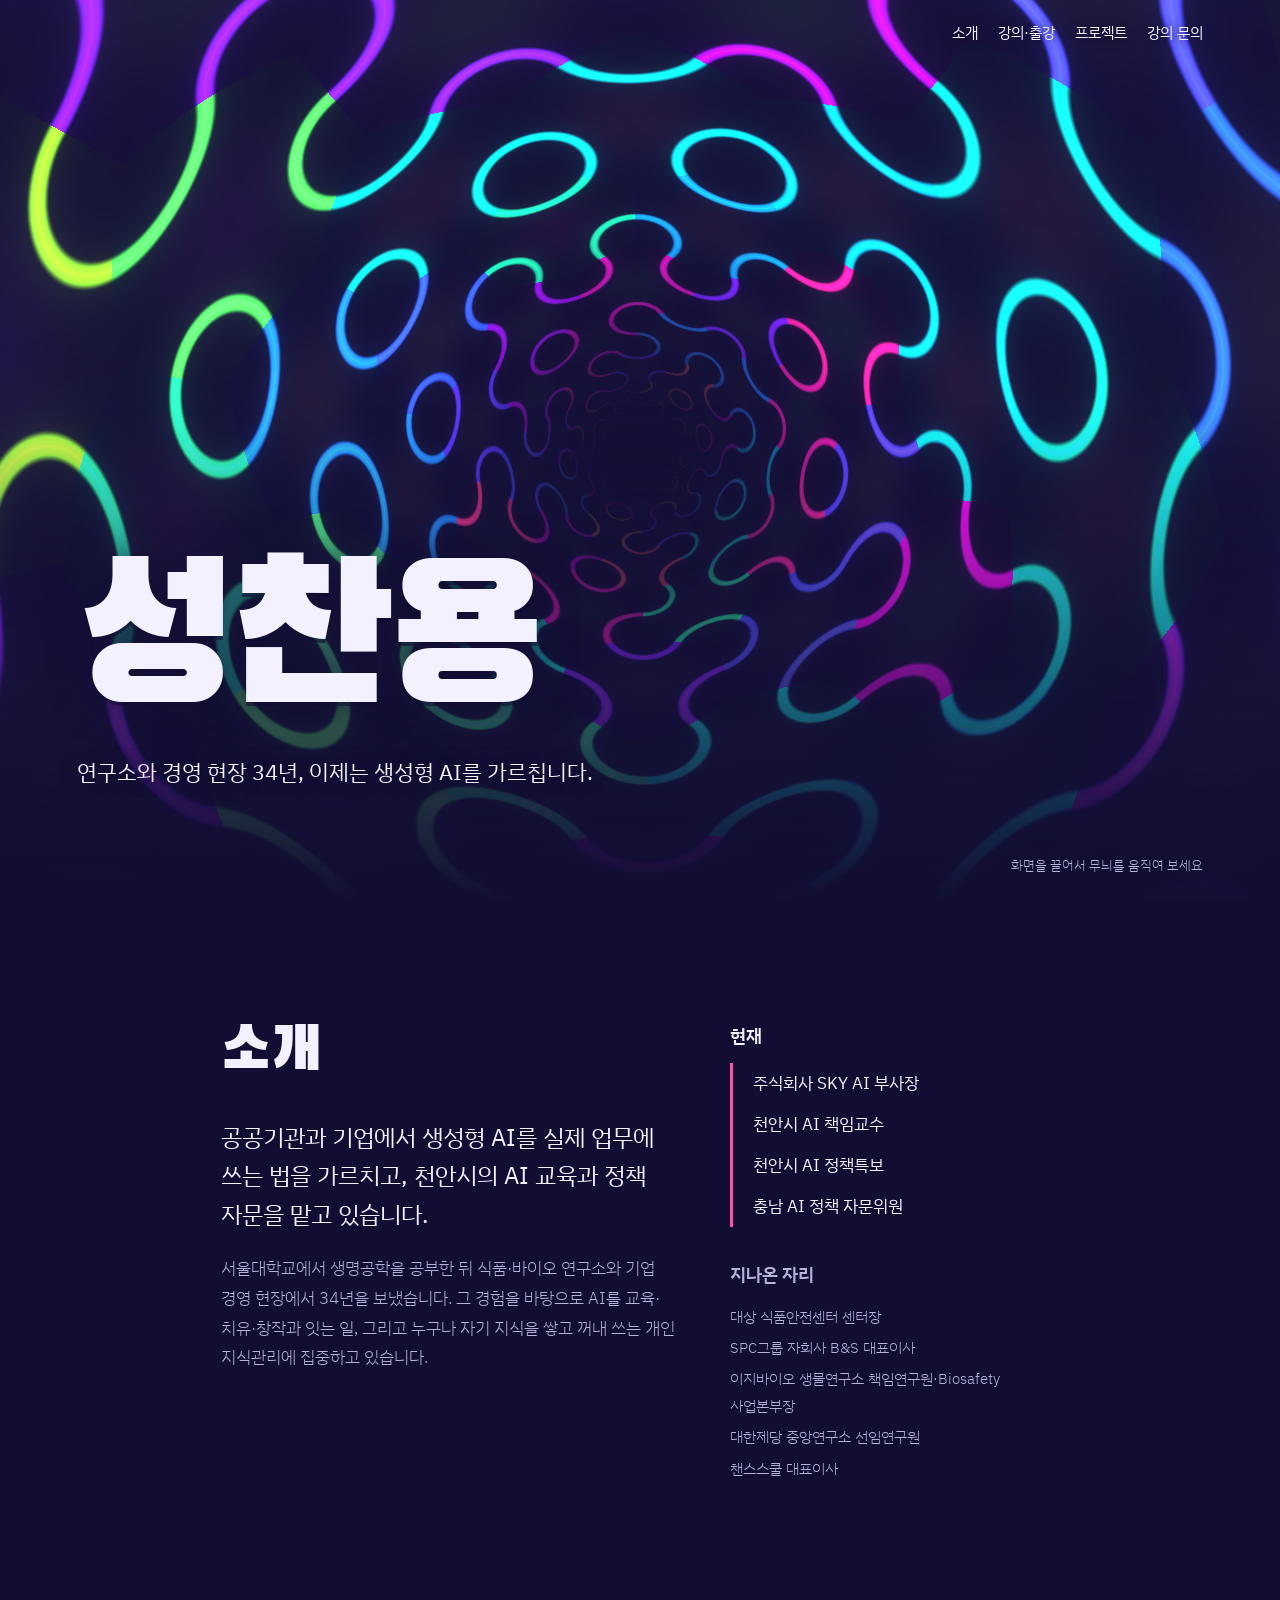
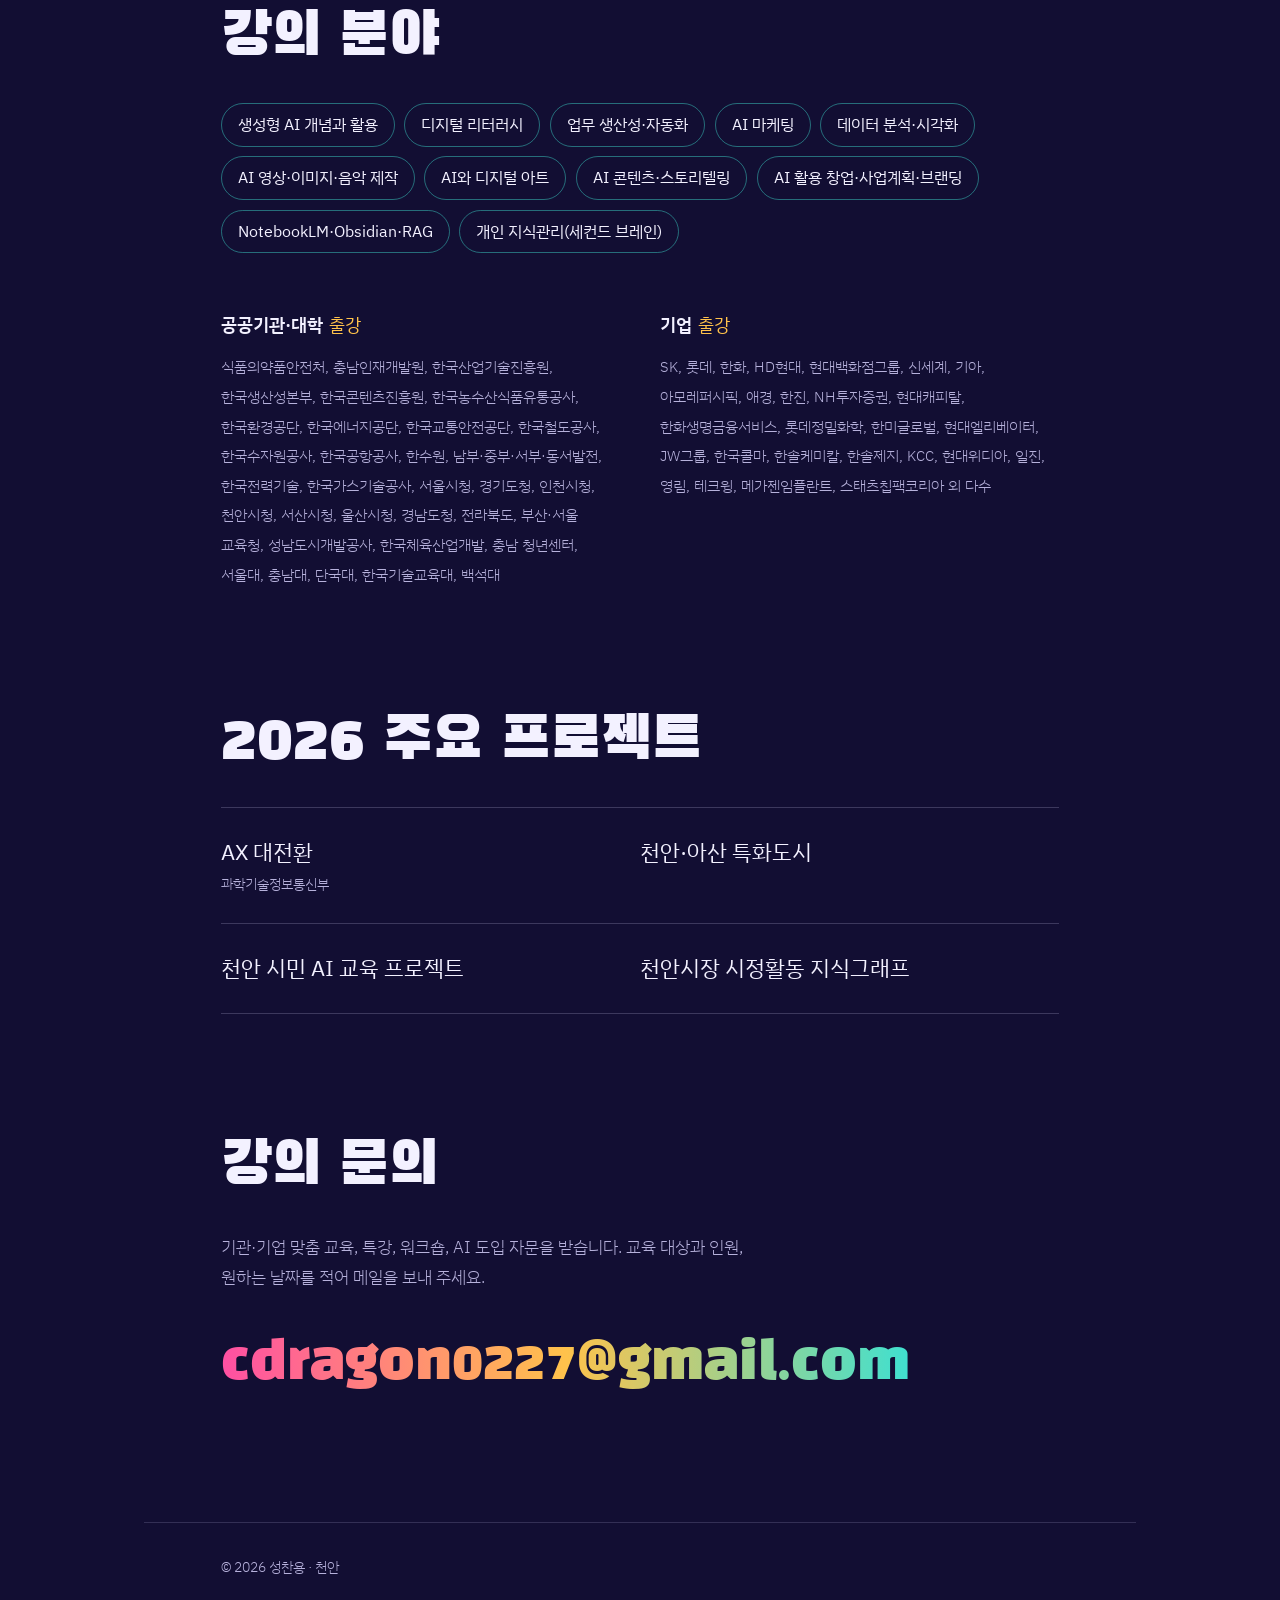
<file: index.html>
<!DOCTYPE html>
<html lang="ko">
<head>
<meta charset="UTF-8">
<meta name="viewport" content="width=device-width, initial-scale=1, viewport-fit=cover">
<title>성찬용 | 생성형 AI 강사</title>
<meta name="description" content="연구소와 경영 현장 34년, 공공기관·기업에 생성형 AI 활용 교육을 하는 성찬용입니다.">
<link rel="preconnect" href="https://fonts.googleapis.com">
<link rel="preconnect" href="https://fonts.gstatic.com" crossorigin>
<link href="https://fonts.googleapis.com/css2?family=Black+Han+Sans&family=IBM+Plex+Sans+KR:wght@300;400;600&display=swap" rel="stylesheet">
<link rel="stylesheet" href="style.css">
</head>
<body>

<header class="hero" id="top">
  <canvas id="shader" aria-hidden="true"></canvas>
  <nav aria-label="페이지 메뉴">
    <a href="#about">소개</a>
    <a href="#lectures">강의·출강</a>
    <a href="#projects">프로젝트</a>
    <a href="#contact">강의 문의</a>
  </nav>
  <div class="hero-text">
    <h1>성찬용</h1>
    <p>연구소와 경영 현장 34년, 이제는 생성형 AI를 가르칩니다.</p>
  </div>
  <span class="hint">화면을 끌어서 무늬를 움직여 보세요</span>
</header>

<main>
  <section id="about" class="intro">
    <div>
      <h2>소개</h2>
      <p class="lead">공공기관과 기업에서 생성형 AI를 실제 업무에 쓰는 법을 가르치고, 천안시의 AI 교육과 정책 자문을 맡고 있습니다.</p>
      <p>서울대학교에서 생명공학을 공부한 뒤 식품·바이오 연구소와 기업 경영 현장에서 34년을 보냈습니다. 그 경험을 바탕으로 AI를 교육·치유·창작과 잇는 일, 그리고 누구나 자기 지식을 쌓고 꺼내 쓰는 개인 지식관리에 집중하고 있습니다.</p>
    </div>
    <div>
      <h3>현재</h3>
      <ul class="roles">
        <li>주식회사 SKY AI 부사장</li>
        <li>천안시 AI 책임교수</li>
        <li>천안시 AI 정책특보</li>
        <li>충남 AI 정책 자문위원</li>
      </ul>
      <div class="past">
        <h3>지나온 자리</h3>
        <ul>
          <li>대상 식품안전센터 센터장</li>
          <li>SPC그룹 자회사 B&amp;S 대표이사</li>
          <li>이지바이오 생물연구소 책임연구원·Biosafety 사업본부장</li>
          <li>대한제당 중앙연구소 선임연구원</li>
          <li>챈스스쿨 대표이사</li>
        </ul>
      </div>
    </div>
  </section>

  <section id="lectures">
    <h2>강의 분야</h2>
    <ul class="topics">
      <li>생성형 AI 개념과 활용</li>
      <li>디지털 리터러시</li>
      <li>업무 생산성·자동화</li>
      <li>AI 마케팅</li>
      <li>데이터 분석·시각화</li>
      <li>AI 영상·이미지·음악 제작</li>
      <li>AI와 디지털 아트</li>
      <li>AI 콘텐츠·스토리텔링</li>
      <li>AI 활용 창업·사업계획·브랜딩</li>
      <li>NotebookLM·Obsidian·RAG</li>
      <li>개인 지식관리(세컨드 브레인)</li>
    </ul>

    <div class="orgs">
      <div>
        <h3>공공기관·대학<span>출강</span></h3>
        <p>식품의약품안전처, 충남인재개발원, 한국산업기술진흥원, 한국생산성본부, 한국콘텐츠진흥원, 한국농수산식품유통공사, 한국환경공단, 한국에너지공단, 한국교통안전공단, 한국철도공사, 한국수자원공사, 한국공항공사, 한수원, 남부·중부·서부·동서발전, 한국전력기술, 한국가스기술공사, 서울시청, 경기도청, 인천시청, 천안시청, 서산시청, 울산시청, 경남도청, 전라북도, 부산·서울 교육청, 성남도시개발공사, 한국체육산업개발, 충남 청년센터, 서울대, 충남대, 단국대, 한국기술교육대, 백석대</p>
      </div>
      <div>
        <h3>기업<span>출강</span></h3>
        <p>SK, 롯데, 한화, HD현대, 현대백화점그룹, 신세계, 기아, 아모레퍼시픽, 애경, 한진, NH투자증권, 현대캐피탈, 한화생명금융서비스, 롯데정밀화학, 한미글로벌, 현대엘리베이터, JW그룹, 한국콜마, 한솔케미칼, 한솔제지, KCC, 현대위디아, 일진, 영림, 테크윙, 메가젠임플란트, 스태츠칩팩코리아 외 다수</p>
      </div>
    </div>
  </section>

  <section id="projects">
    <h2>2026 주요 프로젝트</h2>
    <ul class="projects">
      <li>AX 대전환<small>과학기술정보통신부</small></li>
      <li>천안·아산 특화도시</li>
      <li>천안 시민 AI 교육 프로젝트</li>
      <li>천안시장 시정활동 지식그래프</li>
    </ul>
  </section>

  <section id="contact" class="contact">
    <h2>강의 문의</h2>
    <p>기관·기업 맞춤 교육, 특강, 워크숍, AI 도입 자문을 받습니다. 교육 대상과 인원, 원하는 날짜를 적어 메일을 보내 주세요.</p>
    <a class="mail" href="mailto:cdragon0227@gmail.com?subject=%EA%B0%95%EC%9D%98%20%EB%AC%B8%EC%9D%98">cdragon0227@gmail.com</a>
  </section>
</main>

<footer>© 2026 성찬용 · 천안</footer>

<script src="script.js"></script>
</body>
</html>
</file>
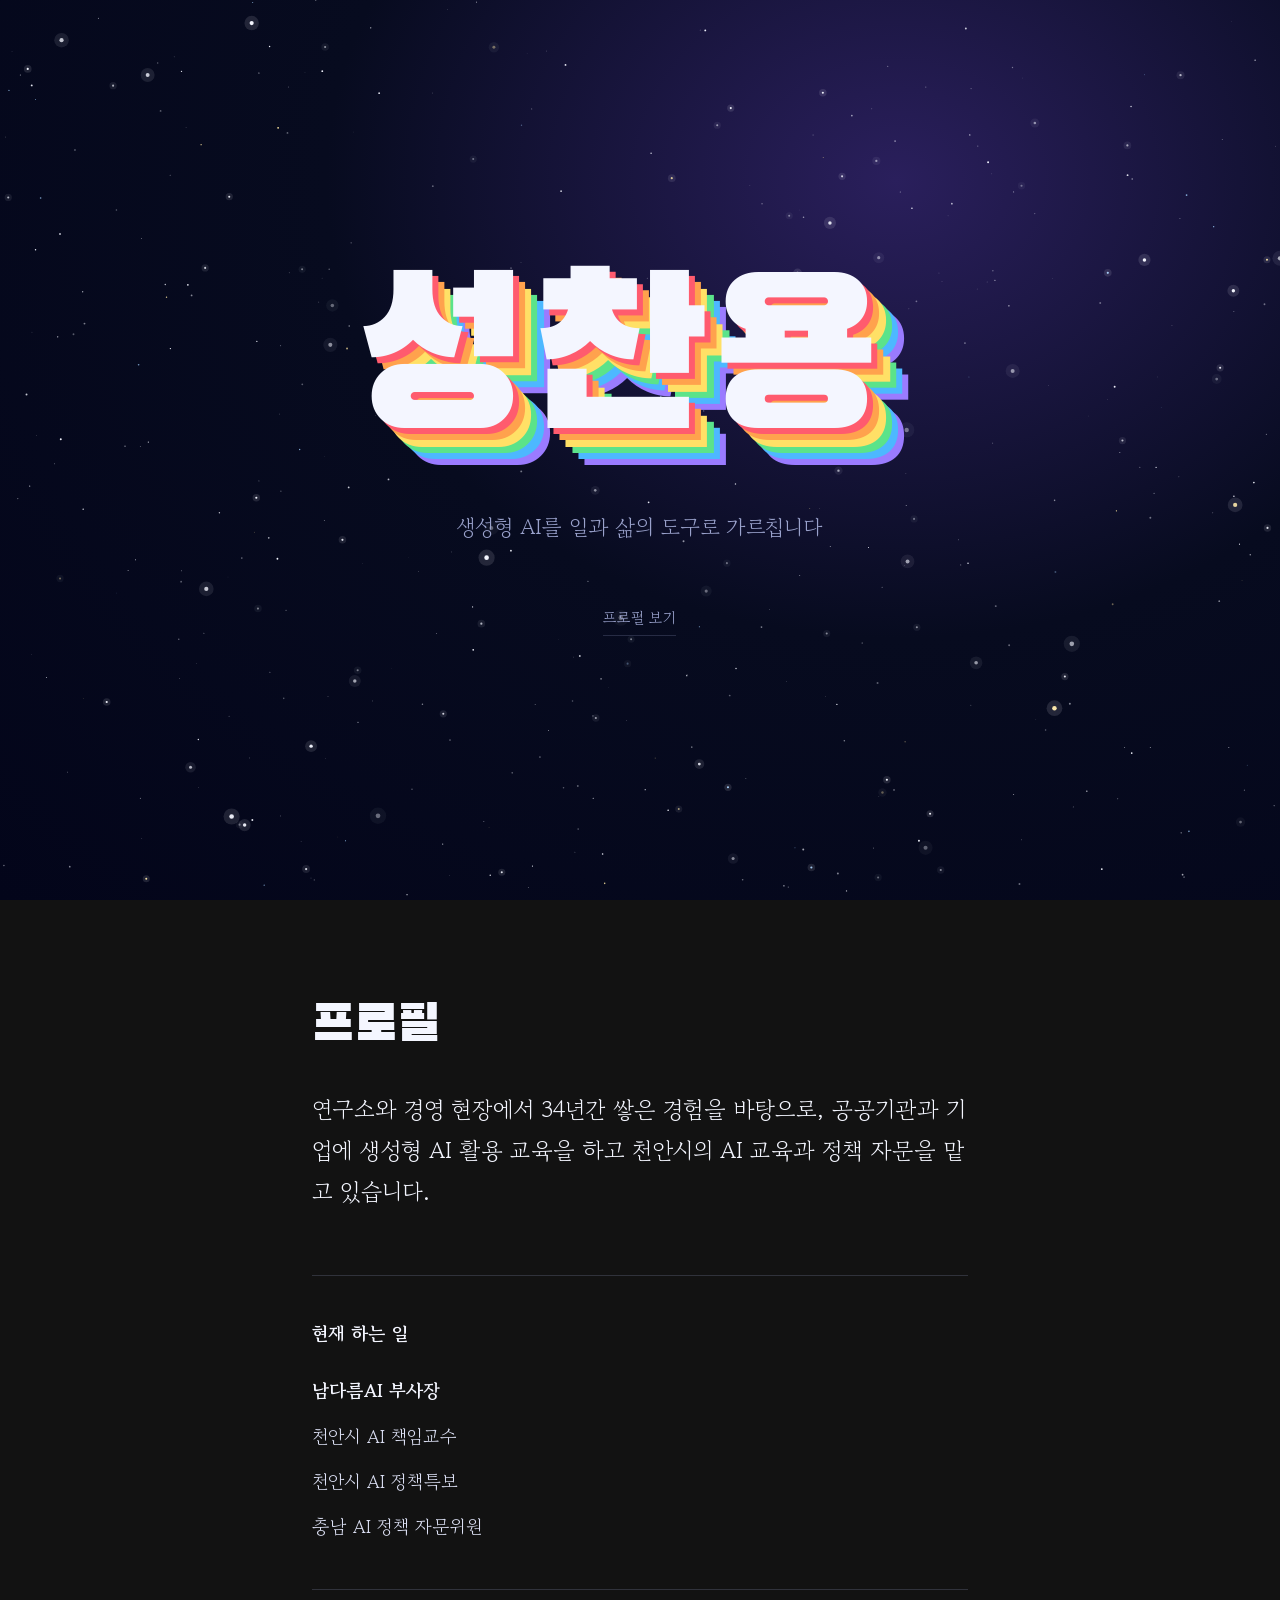
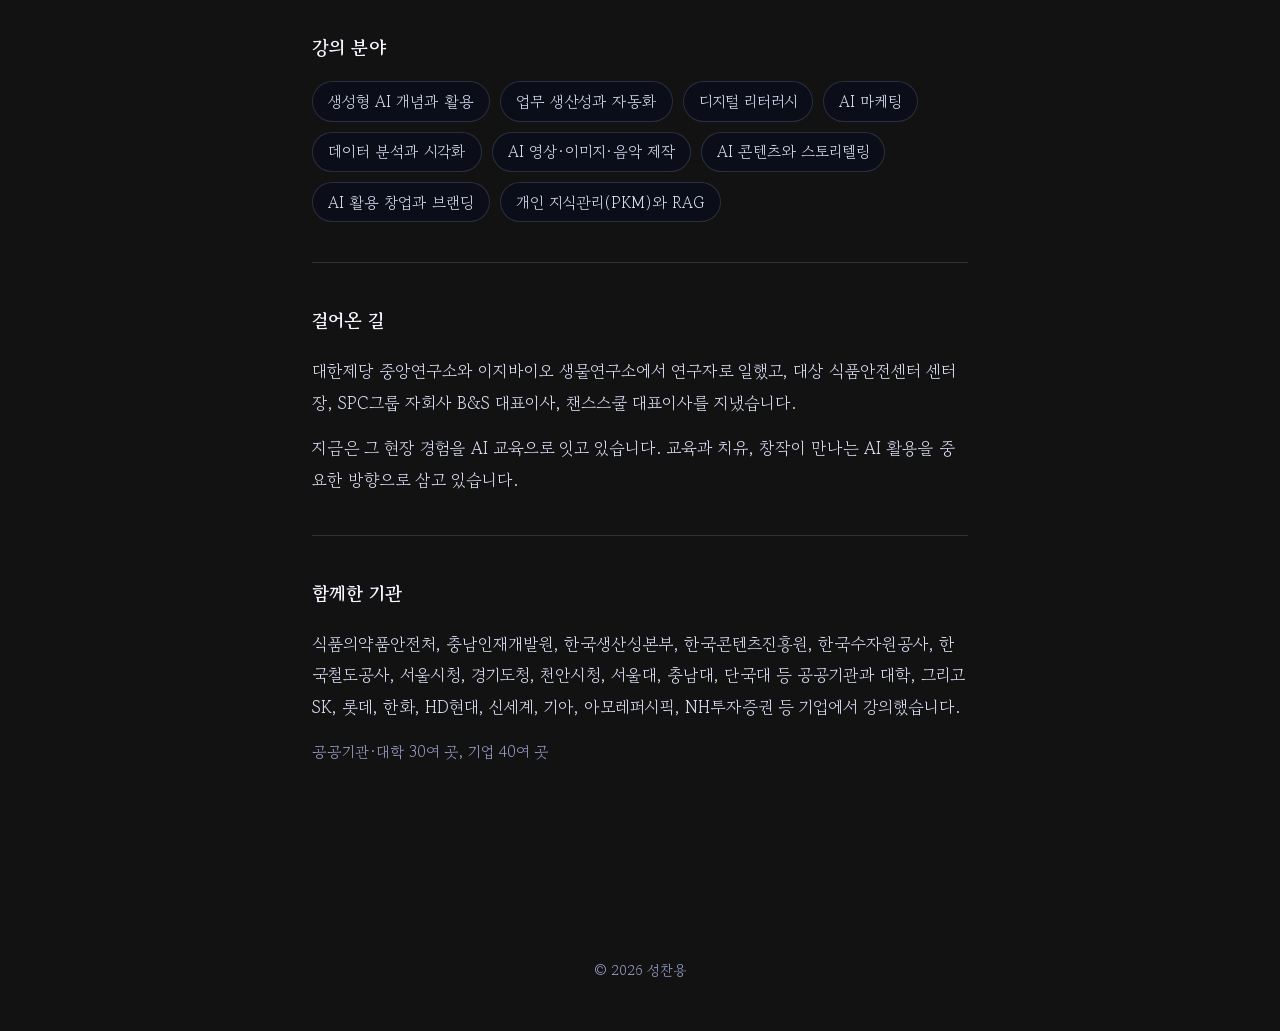
<file: index (2).html>
<!DOCTYPE html>
<html lang="ko">
<head>
<meta charset="UTF-8">
<meta name="viewport" content="width=device-width, initial-scale=1, viewport-fit=cover">
<title>성찬용 | 생성형 AI 활용 강사</title>
<meta name="description" content="연구소와 경영 현장 34년, 공공기관과 기업에 생성형 AI 활용을 가르치는 성찬용의 프로필">
<link rel="preconnect" href="https://fonts.googleapis.com">
<link rel="preconnect" href="https://fonts.gstatic.com" crossorigin>
<link href="https://fonts.googleapis.com/css2?family=Black+Han+Sans&family=Gowun+Batang:wght@400;700&display=swap" rel="stylesheet">
<style>
  :root {
    color-scheme: dark;
    --space: #070B1F;
    --space-deep: #03051A;
    --nebula: #2A1F5C;
    --star: #F4F6FF;
    --text: #DDE1F5;
    --muted: #9AA2CC;
    --line: rgba(154, 162, 204, 0.22);
    --r1: #FF5B6E; --r2: #FFA24D; --r3: #FFE066;
    --r4: #5BE38A; --r5: #4DB8FF; --r6: #9A7BFF;
    --display: "Black Han Sans", "Apple SD Gothic Neo", "Malgun Gothic", sans-serif;
    --body: "Gowun Batang", "AppleMyungjo", "Batang", serif;
  }
  * { box-sizing: border-box; margin: 0; padding: 0; }
  html { scroll-behavior: smooth; }
  body {
    background: radial-gradient(ellipse at 70% 20%, var(--nebula) 0%, var(--space) 45%, var(--space-deep) 100%) fixed;
    color: var(--text);
    font-family: var(--body);
    font-size: 1.0625rem;
    line-height: 1.85;
    min-height: 100vh;
    padding-top: env(safe-area-inset-top, 0px);
    padding-bottom: env(safe-area-inset-bottom, 0px);
  }
  #stars { position: fixed; inset: 0; width: 100%; height: 100%; z-index: 0; pointer-events: none; }
  main { position: relative; z-index: 1; }

  /* 첫 화면 */
  .hero {
    min-height: 100vh;
    min-height: 100svh;
    display: grid;
    place-items: center;
    text-align: center;
    padding: 2rem 1.25rem;
  }
  .hero h1 {
    font-family: var(--display);
    font-weight: 400;
    font-size: clamp(4.5rem, 19vw, 13rem);
    line-height: 1;
    letter-spacing: 0.02em;
    color: var(--star);
    text-shadow:
      0.03em 0.03em 0 var(--r1),
      0.06em 0.06em 0 var(--r2),
      0.09em 0.09em 0 var(--r3),
      0.12em 0.12em 0 var(--r4),
      0.15em 0.15em 0 var(--r5),
      0.18em 0.18em 0 var(--r6);
    animation: unfold 1.6s cubic-bezier(.2,.8,.2,1) both;
    margin-right: 0.18em;
  }
  @keyframes unfold {
    from { text-shadow: 0 0 0 var(--r1), 0 0 0 var(--r2), 0 0 0 var(--r3), 0 0 0 var(--r4), 0 0 0 var(--r5), 0 0 0 var(--r6); }
  }
  .hero p {
    margin-top: 2.2rem;
    font-size: clamp(1.05rem, 2.6vw, 1.35rem);
    color: var(--muted);
    animation: appear 1s ease 1.2s both;
  }
  @keyframes appear { from { opacity: 0; } }
  .scroll-hint {
    display: inline-block;
    margin-top: 3.5rem;
    color: var(--muted);
    font-size: 0.95rem;
    text-decoration: none;
    border-bottom: 1px solid var(--line);
    padding-bottom: 0.2rem;
    animation: appear 1s ease 1.6s both;
  }
  .scroll-hint:hover { color: var(--star); border-color: var(--star); }

  /* 프로필 */
  .profile {
    max-width: 44rem;
    margin: 0 auto;
    padding: 6rem 1.5rem 7rem;
  }
  .profile h2 {
    font-family: var(--display);
    font-weight: 400;
    font-size: clamp(2.2rem, 6vw, 3.2rem);
    color: var(--star);
    line-height: 1.2;
    margin-bottom: 2rem;
  }
  .lead {
    font-size: clamp(1.2rem, 2.8vw, 1.45rem);
    line-height: 1.75;
    color: var(--star);
    margin-bottom: 4rem;
  }
  .block { padding: 2.5rem 0; border-top: 1px solid var(--line); }
  .block h3 {
    font-family: var(--body);
    font-weight: 700;
    font-size: 1.15rem;
    color: var(--star);
    margin-bottom: 1.1rem;
  }
  .roles { list-style: none; }
  .roles li { padding: 0.35rem 0; font-size: 1.15rem; }
  .roles li:first-child { font-weight: 700; color: var(--star); }
  .fields { list-style: none; display: flex; flex-wrap: wrap; gap: 0.6rem; }
  .fields li {
    border: 1px solid var(--line);
    border-radius: 999px;
    padding: 0.3rem 0.95rem;
    font-size: 0.98rem;
    background: rgba(7, 11, 31, 0.55);
  }
  .block p { color: var(--text); }
  .block p + p { margin-top: 0.9rem; }
  .block .note { color: var(--muted); font-size: 0.95rem; }

  footer {
    position: relative; z-index: 1;
    text-align: center;
    padding: 2.5rem 1rem 3rem;
    color: var(--muted);
    font-size: 0.9rem;
  }

  a:focus-visible { outline: 2px solid var(--r5); outline-offset: 4px; border-radius: 2px; }

  @media (prefers-reduced-motion: reduce) {
    html { scroll-behavior: auto; }
    .hero h1, .hero p, .scroll-hint { animation: none; }
  }
</style>
</head>
<body>
<canvas id="stars" aria-hidden="true"></canvas>

<main>
  <section class="hero">
    <div>
      <h1>성찬용</h1>
      <p>생성형 AI를 일과 삶의 도구로 가르칩니다</p>
      <a class="scroll-hint" href="#profile">프로필 보기</a>
    </div>
  </section>

  <section class="profile" id="profile">
    <h2>프로필</h2>
    <p class="lead">연구소와 경영 현장에서 34년간 쌓은 경험을 바탕으로, 공공기관과 기업에 생성형 AI 활용 교육을 하고 천안시의 AI 교육과 정책 자문을 맡고 있습니다.</p>

    <div class="block">
      <h3>현재 하는 일</h3>
      <ul class="roles">
        <li>남다름AI 부사장</li>
        <li>천안시 AI 책임교수</li>
        <li>천안시 AI 정책특보</li>
        <li>충남 AI 정책 자문위원</li>
      </ul>
    </div>

    <div class="block">
      <h3>강의 분야</h3>
      <ul class="fields">
        <li>생성형 AI 개념과 활용</li>
        <li>업무 생산성과 자동화</li>
        <li>디지털 리터러시</li>
        <li>AI 마케팅</li>
        <li>데이터 분석과 시각화</li>
        <li>AI 영상·이미지·음악 제작</li>
        <li>AI 콘텐츠와 스토리텔링</li>
        <li>AI 활용 창업과 브랜딩</li>
        <li>개인 지식관리(PKM)와 RAG</li>
      </ul>
    </div>

    <div class="block">
      <h3>걸어온 길</h3>
      <p>대한제당 중앙연구소와 이지바이오 생물연구소에서 연구자로 일했고, 대상 식품안전센터 센터장, SPC그룹 자회사 B&amp;S 대표이사, 챈스스쿨 대표이사를 지냈습니다.</p>
      <p>지금은 그 현장 경험을 AI 교육으로 잇고 있습니다. 교육과 치유, 창작이 만나는 AI 활용을 중요한 방향으로 삼고 있습니다.</p>
    </div>

    <div class="block">
      <h3>함께한 기관</h3>
      <p>식품의약품안전처, 충남인재개발원, 한국생산성본부, 한국콘텐츠진흥원, 한국수자원공사, 한국철도공사, 서울시청, 경기도청, 천안시청, 서울대, 충남대, 단국대 등 공공기관과 대학, 그리고 SK, 롯데, 한화, HD현대, 신세계, 기아, 아모레퍼시픽, NH투자증권 등 기업에서 강의했습니다.</p>
      <p class="note">공공기관·대학 30여 곳, 기업 40여 곳</p>
    </div>
  </section>
</main>

<footer>© 2026 성찬용</footer>

<script>
(() => {
  const canvas = document.getElementById('stars');
  const ctx = canvas.getContext('2d');
  const reduce = window.matchMedia('(prefers-reduced-motion: reduce)').matches;
  let stars = [], w, h, dpr;

  function resize() {
    dpr = Math.min(window.devicePixelRatio || 1, 2);
    w = window.innerWidth; h = window.innerHeight;
    canvas.width = w * dpr; canvas.height = h * dpr;
    ctx.setTransform(dpr, 0, 0, dpr, 0, 0);
    const count = Math.round((w * h) / 2600);
    stars = Array.from({ length: count }, () => ({
      x: Math.random() * w,
      y: Math.random() * h,
      r: Math.random() < 0.08 ? Math.random() * 1.4 + 1 : Math.random() * 0.9 + 0.2,
      phase: Math.random() * Math.PI * 2,
      speed: Math.random() * 1.6 + 0.4,
      hue: Math.random() < 0.15 ? (Math.random() < 0.5 ? 210 : 45) : null
    }));
    if (reduce) draw(0);
  }

  function draw(t) {
    ctx.clearRect(0, 0, w, h);
    const time = t / 1000;
    for (const s of stars) {
      const a = reduce ? 0.8 : 0.35 + 0.65 * (0.5 + 0.5 * Math.sin(time * s.speed + s.phase));
      ctx.beginPath();
      ctx.arc(s.x, s.y, s.r, 0, Math.PI * 2);
      ctx.fillStyle = s.hue === null
        ? `rgba(244,246,255,${a})`
        : `hsla(${s.hue},90%,80%,${a})`;
      ctx.fill();
      if (s.r > 1) {
        ctx.fillStyle = `rgba(244,246,255,${a * 0.12})`;
        ctx.beginPath();
        ctx.arc(s.x, s.y, s.r * 3.5, 0, Math.PI * 2);
        ctx.fill();
      }
    }
    if (!reduce) requestAnimationFrame(draw);
  }

  window.addEventListener('resize', resize);
  resize();
  if (!reduce) requestAnimationFrame(draw);
})();
</script>
</body>
</html>
</file>
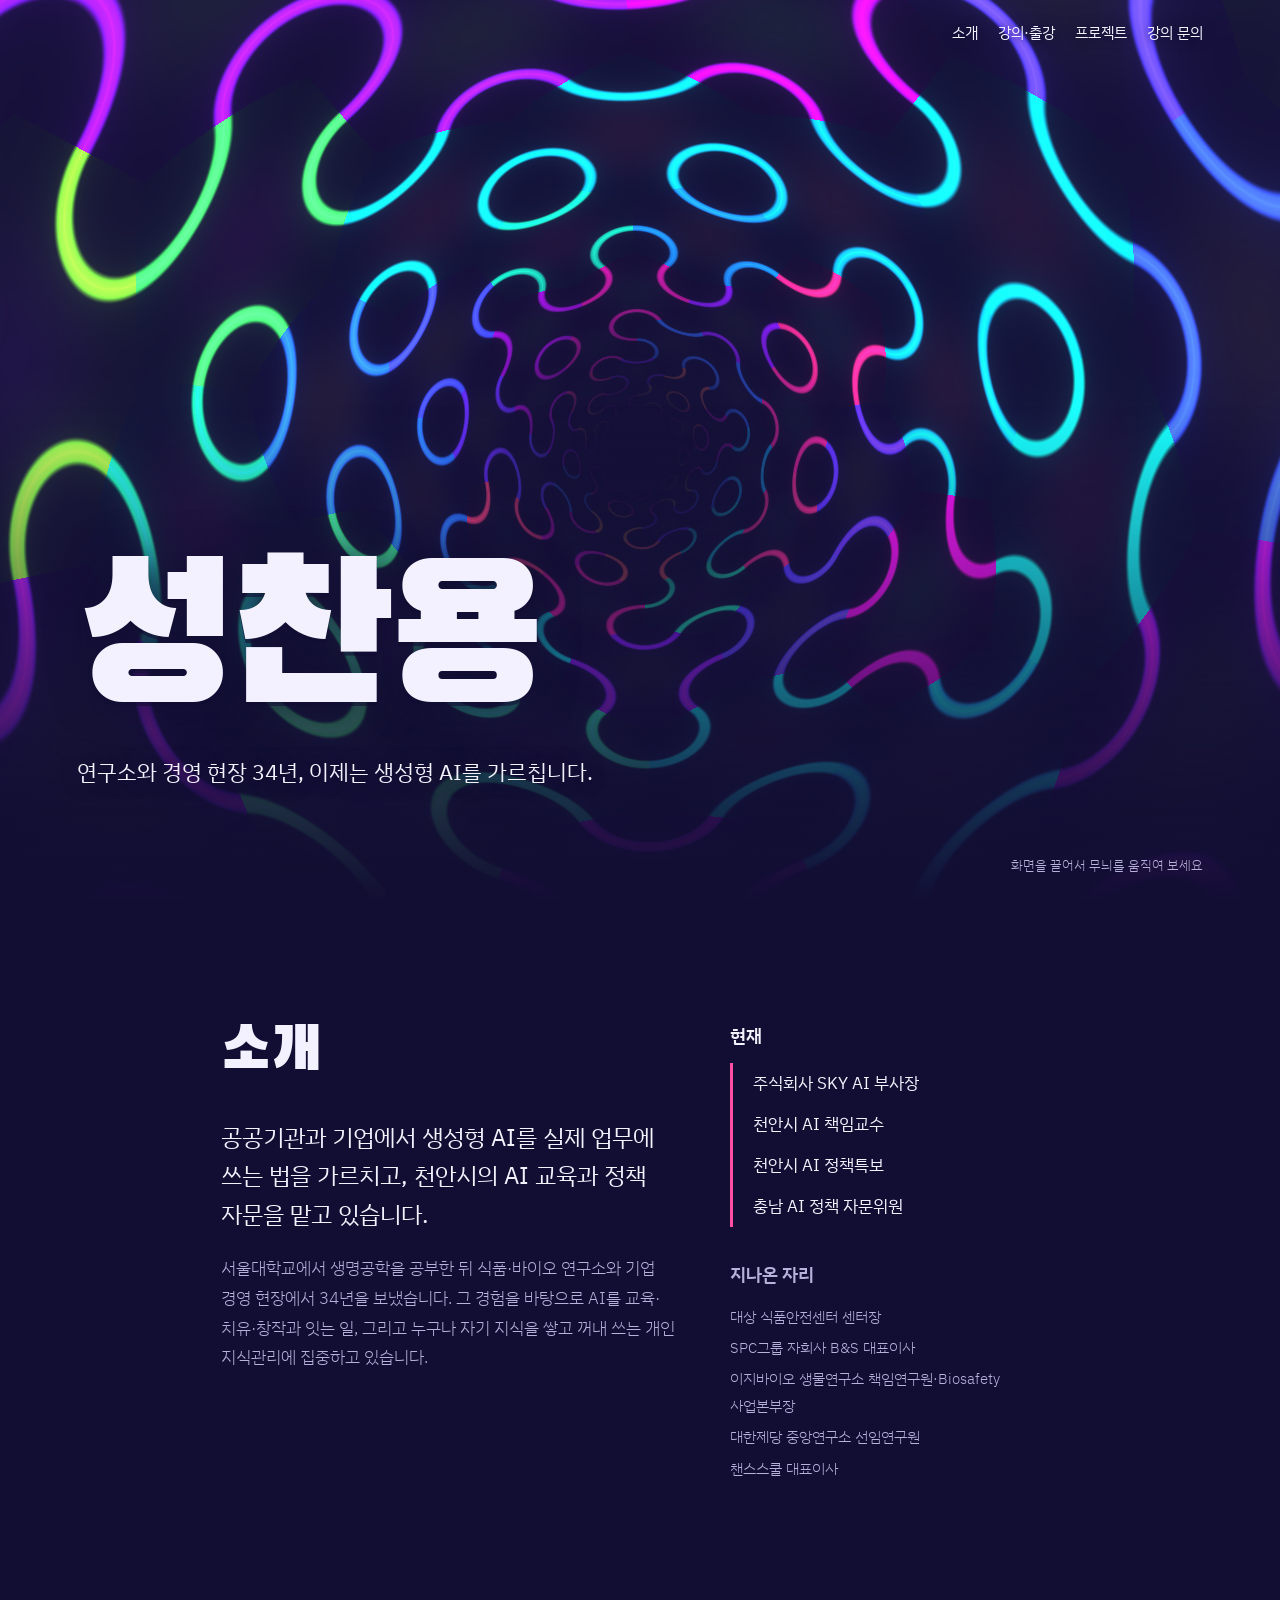
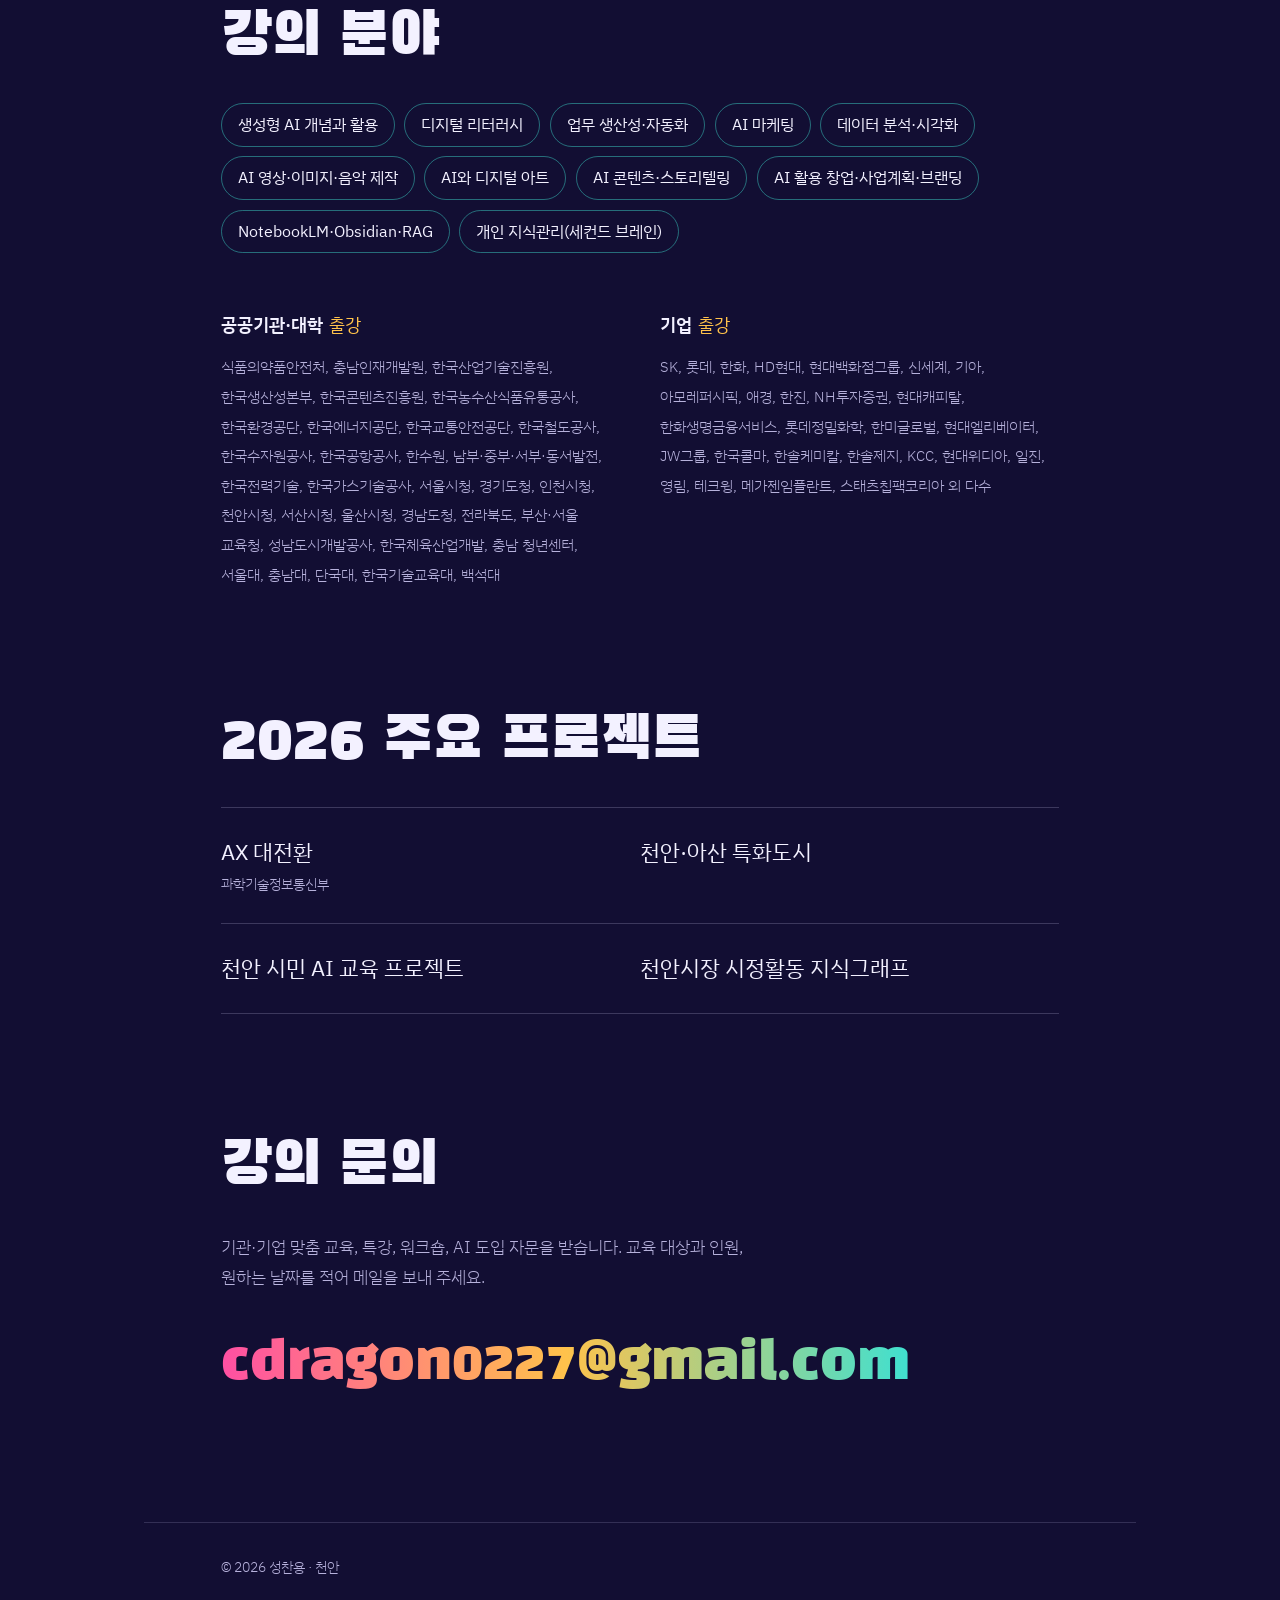
<file: index (3).html>
<!DOCTYPE html>
<html lang="ko">
<head>
<meta charset="UTF-8">
<meta name="viewport" content="width=device-width, initial-scale=1, viewport-fit=cover">
<title>성찬용 | 생성형 AI 강사</title>
<meta name="description" content="연구소와 경영 현장 34년, 공공기관·기업에 생성형 AI 활용 교육을 하는 성찬용입니다.">
<link rel="preconnect" href="https://fonts.googleapis.com">
<link rel="preconnect" href="https://fonts.gstatic.com" crossorigin>
<link href="https://fonts.googleapis.com/css2?family=Black+Han+Sans&family=IBM+Plex+Sans+KR:wght@300;400;600&display=swap" rel="stylesheet">
<style>
/* 성찬용 개인 웹사이트 스타일 */
:root {
  --ink: #120e33;
  --ink-2: #1c1747;
  --paper: #f3f1ff;
  --muted: #b7b2dc;
  --magenta: #ff4fa3;
  --cyan: #3fe0d0;
  --amber: #ffc24b;
  --display: "Black Han Sans", "Apple SD Gothic Neo", "Malgun Gothic", sans-serif;
  --body: "IBM Plex Sans KR", "Apple SD Gothic Neo", "Malgun Gothic", sans-serif;
  color-scheme: dark;
}
* { box-sizing: border-box; margin: 0; padding: 0; }
html { scroll-behavior: smooth; }
body {
  background: var(--ink);
  color: var(--paper);
  font-family: var(--body);
  font-weight: 300;
  font-size: 1.0625rem;
  line-height: 1.75;
  word-break: keep-all;
  -webkit-font-smoothing: antialiased;
}
a { color: inherit; }
:focus-visible { outline: 2px solid var(--cyan); outline-offset: 4px; border-radius: 2px; }

/* ---------- Hero ---------- */
.hero {
  position: relative;
  height: 100vh;
  height: 100svh;
  min-height: 560px;
  overflow: hidden;
  background: radial-gradient(circle at 50% 50%, #3a1d6e, var(--ink) 70%);
  cursor: grab;
}
.hero:active { cursor: grabbing; }
#shader { position: absolute; inset: 0; width: 100%; height: 100%; display: block; }
.hero::after {
  content: "";
  position: absolute; inset: 0;
  background: linear-gradient(180deg, rgba(18,14,51,0) 45%, rgba(18,14,51,.85) 88%, var(--ink));
  pointer-events: none;
}
.hero-text {
  position: absolute;
  left: clamp(1.25rem, 6vw, 5rem);
  right: 1.25rem;
  bottom: clamp(3.5rem, 12vh, 7rem);
  z-index: 1;
  pointer-events: none;
}
.hero h1 {
  font-family: var(--display);
  font-weight: 400;
  font-size: clamp(4.5rem, 17vw, 12rem);
  line-height: .9;
  letter-spacing: -.02em;
  text-shadow: 0 0 40px rgba(18,14,51,.9), 0 4px 0 rgba(18,14,51,.6);
}
.hero p {
  margin-top: 1.25rem;
  font-size: clamp(1.05rem, 2.2vw, 1.4rem);
  font-weight: 400;
  max-width: 30em;
  text-shadow: 0 0 18px rgba(18,14,51,1);
}
.hero nav {
  position: absolute;
  top: calc(env(safe-area-inset-top, 0px) + 1.25rem);
  right: clamp(1.25rem, 6vw, 5rem);
  z-index: 2;
  display: flex; gap: 1.25rem; flex-wrap: wrap; justify-content: flex-end;
  font-size: .95rem; font-weight: 400;
}
.hero nav a { text-decoration: none; text-shadow: 0 0 12px rgba(18,14,51,1); }
.hero nav a:hover { color: var(--cyan); }
.hint {
  position: absolute; right: clamp(1.25rem, 6vw, 5rem); bottom: 1.5rem; z-index: 1;
  font-size: .8rem; color: var(--muted);
}

/* ---------- Sections ---------- */
main { padding-bottom: env(safe-area-inset-bottom, 0px); }
section {
  max-width: 62rem;
  margin: 0 auto;
  padding: clamp(4rem, 10vw, 7.5rem) clamp(1.25rem, 6vw, 5rem) 0;
}
h2 {
  font-family: var(--display);
  font-weight: 400;
  font-size: clamp(2.25rem, 6vw, 3.75rem);
  line-height: 1.1;
  margin-bottom: 2rem;
}
h3 { font-size: 1.1rem; font-weight: 600; margin-bottom: .75rem; }

.intro { display: grid; grid-template-columns: 1.4fr 1fr; gap: 3rem; }
.lead { font-size: clamp(1.2rem, 2.4vw, 1.5rem); line-height: 1.6; font-weight: 400; max-width: 26em; }
.lead + p { margin-top: 1.25rem; color: var(--muted); max-width: 34em; }
.roles { list-style: none; border-left: 3px solid var(--magenta); padding-left: 1.25rem; }
.roles li { padding: .35rem 0; font-weight: 400; }
.past { margin-top: 2rem; color: var(--muted); font-size: .95rem; }
.past ul { list-style: none; }
.past li { padding: .15rem 0; }

.topics { display: flex; flex-wrap: wrap; gap: .6rem .6rem; list-style: none; }
.topics li {
  padding: .45rem 1rem;
  border: 1px solid rgba(63,224,208,.45);
  border-radius: 999px;
  font-size: .98rem;
  font-weight: 400;
}

.orgs { display: grid; grid-template-columns: 1fr 1fr; gap: 2.5rem; margin-top: 3.5rem; }
.orgs p { color: var(--muted); font-size: .95rem; line-height: 1.95; }
.orgs h3 span { color: var(--amber); font-weight: 400; margin-left: .4rem; }

.projects { list-style: none; display: grid; grid-template-columns: repeat(2, 1fr); gap: 0; border-top: 1px solid rgba(183,178,220,.25); }
.projects li {
  padding: 1.75rem 1.5rem 1.75rem 0;
  border-bottom: 1px solid rgba(183,178,220,.25);
  font-size: clamp(1.15rem, 2.2vw, 1.4rem);
  font-weight: 400;
  line-height: 1.45;
}
.projects li small { display: block; margin-top: .35rem; font-size: .9rem; color: var(--muted); font-weight: 300; }

.contact { padding-bottom: clamp(4rem, 10vw, 7rem); }
.contact p { color: var(--muted); max-width: 32em; }
.mail {
  display: inline-block;
  margin-top: 1.75rem;
  font-family: var(--display);
  font-size: clamp(1.6rem, 5.5vw, 3.25rem);
  text-decoration: none;
  background: linear-gradient(90deg, var(--magenta), var(--amber), var(--cyan));
  -webkit-background-clip: text; background-clip: text;
  color: transparent;
  overflow-wrap: anywhere;
}
.mail:hover { filter: brightness(1.15); }
footer {
  max-width: 62rem; margin: 0 auto;
  padding: 2rem clamp(1.25rem, 6vw, 5rem) calc(2rem + env(safe-area-inset-bottom, 0px));
  border-top: 1px solid rgba(183,178,220,.2);
  font-size: .85rem; color: var(--muted);
}

@media (max-width: 760px) {
  .intro, .orgs { grid-template-columns: 1fr; gap: 2rem; }
  .projects { grid-template-columns: 1fr; }
  .hero nav { left: 1.25rem; justify-content: flex-start; gap: 1rem; font-size: .9rem; }
  .hint { display: none; }
}
@media (prefers-reduced-motion: reduce) { html { scroll-behavior: auto; } }
</style>
</head>
<body>

<header class="hero" id="top">
  <canvas id="shader" aria-hidden="true"></canvas>
  <nav aria-label="페이지 메뉴">
    <a href="#about">소개</a>
    <a href="#lectures">강의·출강</a>
    <a href="#projects">프로젝트</a>
    <a href="#contact">강의 문의</a>
  </nav>
  <div class="hero-text">
    <h1>성찬용</h1>
    <p>연구소와 경영 현장 34년, 이제는 생성형 AI를 가르칩니다.</p>
  </div>
  <span class="hint">화면을 끌어서 무늬를 움직여 보세요</span>
</header>

<main>
  <section id="about" class="intro">
    <div>
      <h2>소개</h2>
      <p class="lead">공공기관과 기업에서 생성형 AI를 실제 업무에 쓰는 법을 가르치고, 천안시의 AI 교육과 정책 자문을 맡고 있습니다.</p>
      <p>서울대학교에서 생명공학을 공부한 뒤 식품·바이오 연구소와 기업 경영 현장에서 34년을 보냈습니다. 그 경험을 바탕으로 AI를 교육·치유·창작과 잇는 일, 그리고 누구나 자기 지식을 쌓고 꺼내 쓰는 개인 지식관리에 집중하고 있습니다.</p>
    </div>
    <div>
      <h3>현재</h3>
      <ul class="roles">
        <li>주식회사 SKY AI 부사장</li>
        <li>천안시 AI 책임교수</li>
        <li>천안시 AI 정책특보</li>
        <li>충남 AI 정책 자문위원</li>
      </ul>
      <div class="past">
        <h3>지나온 자리</h3>
        <ul>
          <li>대상 식품안전센터 센터장</li>
          <li>SPC그룹 자회사 B&amp;S 대표이사</li>
          <li>이지바이오 생물연구소 책임연구원·Biosafety 사업본부장</li>
          <li>대한제당 중앙연구소 선임연구원</li>
          <li>챈스스쿨 대표이사</li>
        </ul>
      </div>
    </div>
  </section>

  <section id="lectures">
    <h2>강의 분야</h2>
    <ul class="topics">
      <li>생성형 AI 개념과 활용</li>
      <li>디지털 리터러시</li>
      <li>업무 생산성·자동화</li>
      <li>AI 마케팅</li>
      <li>데이터 분석·시각화</li>
      <li>AI 영상·이미지·음악 제작</li>
      <li>AI와 디지털 아트</li>
      <li>AI 콘텐츠·스토리텔링</li>
      <li>AI 활용 창업·사업계획·브랜딩</li>
      <li>NotebookLM·Obsidian·RAG</li>
      <li>개인 지식관리(세컨드 브레인)</li>
    </ul>

    <div class="orgs">
      <div>
        <h3>공공기관·대학<span>출강</span></h3>
        <p>식품의약품안전처, 충남인재개발원, 한국산업기술진흥원, 한국생산성본부, 한국콘텐츠진흥원, 한국농수산식품유통공사, 한국환경공단, 한국에너지공단, 한국교통안전공단, 한국철도공사, 한국수자원공사, 한국공항공사, 한수원, 남부·중부·서부·동서발전, 한국전력기술, 한국가스기술공사, 서울시청, 경기도청, 인천시청, 천안시청, 서산시청, 울산시청, 경남도청, 전라북도, 부산·서울 교육청, 성남도시개발공사, 한국체육산업개발, 충남 청년센터, 서울대, 충남대, 단국대, 한국기술교육대, 백석대</p>
      </div>
      <div>
        <h3>기업<span>출강</span></h3>
        <p>SK, 롯데, 한화, HD현대, 현대백화점그룹, 신세계, 기아, 아모레퍼시픽, 애경, 한진, NH투자증권, 현대캐피탈, 한화생명금융서비스, 롯데정밀화학, 한미글로벌, 현대엘리베이터, JW그룹, 한국콜마, 한솔케미칼, 한솔제지, KCC, 현대위디아, 일진, 영림, 테크윙, 메가젠임플란트, 스태츠칩팩코리아 외 다수</p>
      </div>
    </div>
  </section>

  <section id="projects">
    <h2>2026 주요 프로젝트</h2>
    <ul class="projects">
      <li>AX 대전환<small>과학기술정보통신부</small></li>
      <li>천안·아산 특화도시</li>
      <li>천안 시민 AI 교육 프로젝트</li>
      <li>천안시장 시정활동 지식그래프</li>
    </ul>
  </section>

  <section id="contact" class="contact">
    <h2>강의 문의</h2>
    <p>기관·기업 맞춤 교육, 특강, 워크숍, AI 도입 자문을 받습니다. 교육 대상과 인원, 원하는 날짜를 적어 메일을 보내 주세요.</p>
    <a class="mail" href="mailto:cdragon0227@gmail.com?subject=%EA%B0%95%EC%9D%98%20%EB%AC%B8%EC%9D%98">cdragon0227@gmail.com</a>
  </section>
</main>

<footer>© 2026 성찬용 · 천안</footer>

<script>
// 첫 화면 WebGL 셰이더 배경 (네온 육각 만화경)
(() => {
  const canvas = document.getElementById('shader');
  const hero = document.querySelector('.hero');
  const gl = canvas.getContext('webgl', { antialias: false, premultipliedAlpha: false });
  if (!gl) return; // CSS 그라데이션 배경이 대신 보입니다

  const reduce = window.matchMedia('(prefers-reduced-motion: reduce)').matches;

  const vert = `attribute vec2 p; void main(){ gl_Position = vec4(p,0.,1.); }`;
  const frag = `
  precision highp float;
  uniform vec2 R;
  uniform float T;
  uniform vec2 M;
  #define PI 3.14159265
  #define TAU 6.28318531

  float hash(vec2 p){ return fract(sin(dot(p, vec2(127.1, 311.7))) * 43758.5453); }
  vec3 pal(float t){ return 0.5 + 0.5 * cos(TAU * (t + vec3(0.0, 0.33, 0.67))); }

  // 육각형 격자: xy = 칸 안 좌표, zw = 칸 id
  vec4 hexCell(vec2 uv){
    vec2 r = vec2(1.0, 1.7320508);
    vec2 h = r * 0.5;
    vec2 a = mod(uv, r) - h;
    vec2 b = mod(uv - h, r) - h;
    vec2 gv = dot(a, a) < dot(b, b) ? a : b;
    return vec4(gv, uv - gv);
  }

  // 육각 트루쳇: 번갈아 있는 세 꼭짓점을 중심으로 한 호
  float truchet(vec2 gv, vec2 id){
    float flip = hash(id) > 0.5 ? 1.0 : 0.0;
    float d = 1e9;
    for (int k = 0; k < 3; k++){
      float ang = PI / 6.0 + (float(k) * 2.0 + flip) * PI / 3.0;
      vec2 v = vec2(cos(ang), sin(ang)) * 0.57735;
      d = min(d, abs(length(gv - v) - 0.288675));
    }
    return d;
  }

  void main(){
    vec2 p = (gl_FragCoord.xy - 0.5 * R) / R.y;
    p -= M * 0.35;                      // 끌기로 중심 이동
    float r = length(p);
    float a = atan(p.y, p.x);

    // 로그-극좌표로 감아 만화경처럼 회전하며 빨려 들어가는 무늬
    float N = 9.0;
    vec2 uv = vec2(a / TAU * N + T * 0.03, log(r) * N / TAU * 1.732 - T * 0.25);

    vec4 c = hexCell(uv);
    vec2 id = vec2(mod(floor(c.z * 2.0 + 0.5), N * 2.0), floor(c.w * 2.0 + 0.5));
    float d = truchet(c.xy, id);

    float w = 0.04;
    float line = smoothstep(w, w * 0.4, d);
    float glow = 0.012 / (d + 0.01);

    float hue = hash(id) * 0.6 + c.w * 0.05 + T * 0.04;
    vec3 col = pal(hue) * (line * 1.1 + glow * 0.35);

    // 칸 안쪽 은은한 면
    col += pal(hue + 0.5) * 0.06 * (1.0 - smoothstep(0.0, 0.5, length(c.xy)));

    // 중심은 어둡게, 가장자리로 갈수록 서서히
    col *= smoothstep(0.02, 0.35, r);
    col *= 1.0 - smoothstep(0.7, 1.4, r) * 0.6;

    vec3 base = vec3(0.07, 0.055, 0.2);
    col = base + col;
    gl_FragColor = vec4(pow(col, vec3(0.95)), 1.0);
  }`;

  function compile(type, src){
    const s = gl.createShader(type);
    gl.shaderSource(s, src);
    gl.compileShader(s);
    if (!gl.getShaderParameter(s, gl.COMPILE_STATUS)) { console.error(gl.getShaderInfoLog(s)); return null; }
    return s;
  }
  const vs = compile(gl.VERTEX_SHADER, vert);
  const fs = compile(gl.FRAGMENT_SHADER, frag);
  if (!vs || !fs) return;
  const prog = gl.createProgram();
  gl.attachShader(prog, vs); gl.attachShader(prog, fs); gl.linkProgram(prog);
  if (!gl.getProgramParameter(prog, gl.LINK_STATUS)) return;
  gl.useProgram(prog);

  const buf = gl.createBuffer();
  gl.bindBuffer(gl.ARRAY_BUFFER, buf);
  gl.bufferData(gl.ARRAY_BUFFER, new Float32Array([-1,-1, 1,-1, -1,1, -1,1, 1,-1, 1,1]), gl.STATIC_DRAW);
  const loc = gl.getAttribLocation(prog, 'p');
  gl.enableVertexAttribArray(loc);
  gl.vertexAttribPointer(loc, 2, gl.FLOAT, false, 0, 0);

  const uR = gl.getUniformLocation(prog, 'R');
  const uT = gl.getUniformLocation(prog, 'T');
  const uM = gl.getUniformLocation(prog, 'M');

  // 끌기 상태 (부드럽게 따라가도록 target/current 분리)
  const target = { x: 0, y: 0 }, cur = { x: 0, y: 0 };
  let dragging = false, last = null;

  function resize(){
    const dpr = Math.min(window.devicePixelRatio || 1, 1.5);
    canvas.width = Math.floor(canvas.clientWidth * dpr);
    canvas.height = Math.floor(canvas.clientHeight * dpr);
    gl.viewport(0, 0, canvas.width, canvas.height);
    if (reduce) render(20000);
  }

  function render(ms){
    cur.x += (target.x - cur.x) * 0.08;
    cur.y += (target.y - cur.y) * 0.08;
    gl.uniform2f(uR, canvas.width, canvas.height);
    gl.uniform1f(uT, ms / 1000);
    gl.uniform2f(uM, cur.x, cur.y);
    gl.drawArrays(gl.TRIANGLES, 0, 6);
  }

  let visible = true;
  new IntersectionObserver(([e]) => { visible = e.isIntersecting; }).observe(hero);

  function loop(ms){
    if (visible) render(ms);
    requestAnimationFrame(loop);
  }

  hero.addEventListener('pointerdown', e => { dragging = true; last = { x: e.clientX, y: e.clientY }; });
  window.addEventListener('pointerup', () => { dragging = false; });
  window.addEventListener('pointermove', e => {
    if (!dragging) return;
    const h = canvas.clientHeight;
    target.x = Math.max(-1, Math.min(1, target.x + (e.clientX - last.x) / h * 2));
    target.y = Math.max(-1, Math.min(1, target.y - (e.clientY - last.y) / h * 2));
    last = { x: e.clientX, y: e.clientY };
    if (reduce) render(20000);
  });

  window.addEventListener('resize', resize);
  resize();
  if (!reduce) requestAnimationFrame(loop);
})();
</script>
</body>
</html>
</file>
<file: style.css>
/* 성찬용 개인 웹사이트 스타일 */
:root {
  --ink: #120e33;
  --ink-2: #1c1747;
  --paper: #f3f1ff;
  --muted: #b7b2dc;
  --magenta: #ff4fa3;
  --cyan: #3fe0d0;
  --amber: #ffc24b;
  --display: "Black Han Sans", "Apple SD Gothic Neo", "Malgun Gothic", sans-serif;
  --body: "IBM Plex Sans KR", "Apple SD Gothic Neo", "Malgun Gothic", sans-serif;
  color-scheme: dark;
}
* { box-sizing: border-box; margin: 0; padding: 0; }
html { scroll-behavior: smooth; }
body {
  background: var(--ink);
  color: var(--paper);
  font-family: var(--body);
  font-weight: 300;
  font-size: 1.0625rem;
  line-height: 1.75;
  word-break: keep-all;
  -webkit-font-smoothing: antialiased;
}
a { color: inherit; }
:focus-visible { outline: 2px solid var(--cyan); outline-offset: 4px; border-radius: 2px; }

/* ---------- Hero ---------- */
.hero {
  position: relative;
  height: 100vh;
  height: 100svh;
  min-height: 560px;
  overflow: hidden;
  background: radial-gradient(circle at 50% 50%, #3a1d6e, var(--ink) 70%);
  cursor: grab;
}
.hero:active { cursor: grabbing; }
#shader { position: absolute; inset: 0; width: 100%; height: 100%; display: block; }
.hero::after {
  content: "";
  position: absolute; inset: 0;
  background: linear-gradient(180deg, rgba(18,14,51,0) 45%, rgba(18,14,51,.85) 88%, var(--ink));
  pointer-events: none;
}
.hero-text {
  position: absolute;
  left: clamp(1.25rem, 6vw, 5rem);
  right: 1.25rem;
  bottom: clamp(3.5rem, 12vh, 7rem);
  z-index: 1;
  pointer-events: none;
}
.hero h1 {
  font-family: var(--display);
  font-weight: 400;
  font-size: clamp(4.5rem, 17vw, 12rem);
  line-height: .9;
  letter-spacing: -.02em;
  text-shadow: 0 0 40px rgba(18,14,51,.9), 0 4px 0 rgba(18,14,51,.6);
}
.hero p {
  margin-top: 1.25rem;
  font-size: clamp(1.05rem, 2.2vw, 1.4rem);
  font-weight: 400;
  max-width: 30em;
  text-shadow: 0 0 18px rgba(18,14,51,1);
}
.hero nav {
  position: absolute;
  top: calc(env(safe-area-inset-top, 0px) + 1.25rem);
  right: clamp(1.25rem, 6vw, 5rem);
  z-index: 2;
  display: flex; gap: 1.25rem; flex-wrap: wrap; justify-content: flex-end;
  font-size: .95rem; font-weight: 400;
}
.hero nav a { text-decoration: none; text-shadow: 0 0 12px rgba(18,14,51,1); }
.hero nav a:hover { color: var(--cyan); }
.hint {
  position: absolute; right: clamp(1.25rem, 6vw, 5rem); bottom: 1.5rem; z-index: 1;
  font-size: .8rem; color: var(--muted);
}

/* ---------- Sections ---------- */
main { padding-bottom: env(safe-area-inset-bottom, 0px); }
section {
  max-width: 62rem;
  margin: 0 auto;
  padding: clamp(4rem, 10vw, 7.5rem) clamp(1.25rem, 6vw, 5rem) 0;
}
h2 {
  font-family: var(--display);
  font-weight: 400;
  font-size: clamp(2.25rem, 6vw, 3.75rem);
  line-height: 1.1;
  margin-bottom: 2rem;
}
h3 { font-size: 1.1rem; font-weight: 600; margin-bottom: .75rem; }

.intro { display: grid; grid-template-columns: 1.4fr 1fr; gap: 3rem; }
.lead { font-size: clamp(1.2rem, 2.4vw, 1.5rem); line-height: 1.6; font-weight: 400; max-width: 26em; }
.lead + p { margin-top: 1.25rem; color: var(--muted); max-width: 34em; }
.roles { list-style: none; border-left: 3px solid var(--magenta); padding-left: 1.25rem; }
.roles li { padding: .35rem 0; font-weight: 400; }
.past { margin-top: 2rem; color: var(--muted); font-size: .95rem; }
.past ul { list-style: none; }
.past li { padding: .15rem 0; }

.topics { display: flex; flex-wrap: wrap; gap: .6rem .6rem; list-style: none; }
.topics li {
  padding: .45rem 1rem;
  border: 1px solid rgba(63,224,208,.45);
  border-radius: 999px;
  font-size: .98rem;
  font-weight: 400;
}

.orgs { display: grid; grid-template-columns: 1fr 1fr; gap: 2.5rem; margin-top: 3.5rem; }
.orgs p { color: var(--muted); font-size: .95rem; line-height: 1.95; }
.orgs h3 span { color: var(--amber); font-weight: 400; margin-left: .4rem; }

.projects { list-style: none; display: grid; grid-template-columns: repeat(2, 1fr); gap: 0; border-top: 1px solid rgba(183,178,220,.25); }
.projects li {
  padding: 1.75rem 1.5rem 1.75rem 0;
  border-bottom: 1px solid rgba(183,178,220,.25);
  font-size: clamp(1.15rem, 2.2vw, 1.4rem);
  font-weight: 400;
  line-height: 1.45;
}
.projects li small { display: block; margin-top: .35rem; font-size: .9rem; color: var(--muted); font-weight: 300; }

.contact { padding-bottom: clamp(4rem, 10vw, 7rem); }
.contact p { color: var(--muted); max-width: 32em; }
.mail {
  display: inline-block;
  margin-top: 1.75rem;
  font-family: var(--display);
  font-size: clamp(1.6rem, 5.5vw, 3.25rem);
  text-decoration: none;
  background: linear-gradient(90deg, var(--magenta), var(--amber), var(--cyan));
  -webkit-background-clip: text; background-clip: text;
  color: transparent;
  overflow-wrap: anywhere;
}
.mail:hover { filter: brightness(1.15); }
footer {
  max-width: 62rem; margin: 0 auto;
  padding: 2rem clamp(1.25rem, 6vw, 5rem) calc(2rem + env(safe-area-inset-bottom, 0px));
  border-top: 1px solid rgba(183,178,220,.2);
  font-size: .85rem; color: var(--muted);
}

@media (max-width: 760px) {
  .intro, .orgs { grid-template-columns: 1fr; gap: 2rem; }
  .projects { grid-template-columns: 1fr; }
  .hero nav { left: 1.25rem; justify-content: flex-start; gap: 1rem; font-size: .9rem; }
  .hint { display: none; }
}
@media (prefers-reduced-motion: reduce) { html { scroll-behavior: auto; } }
</file>
